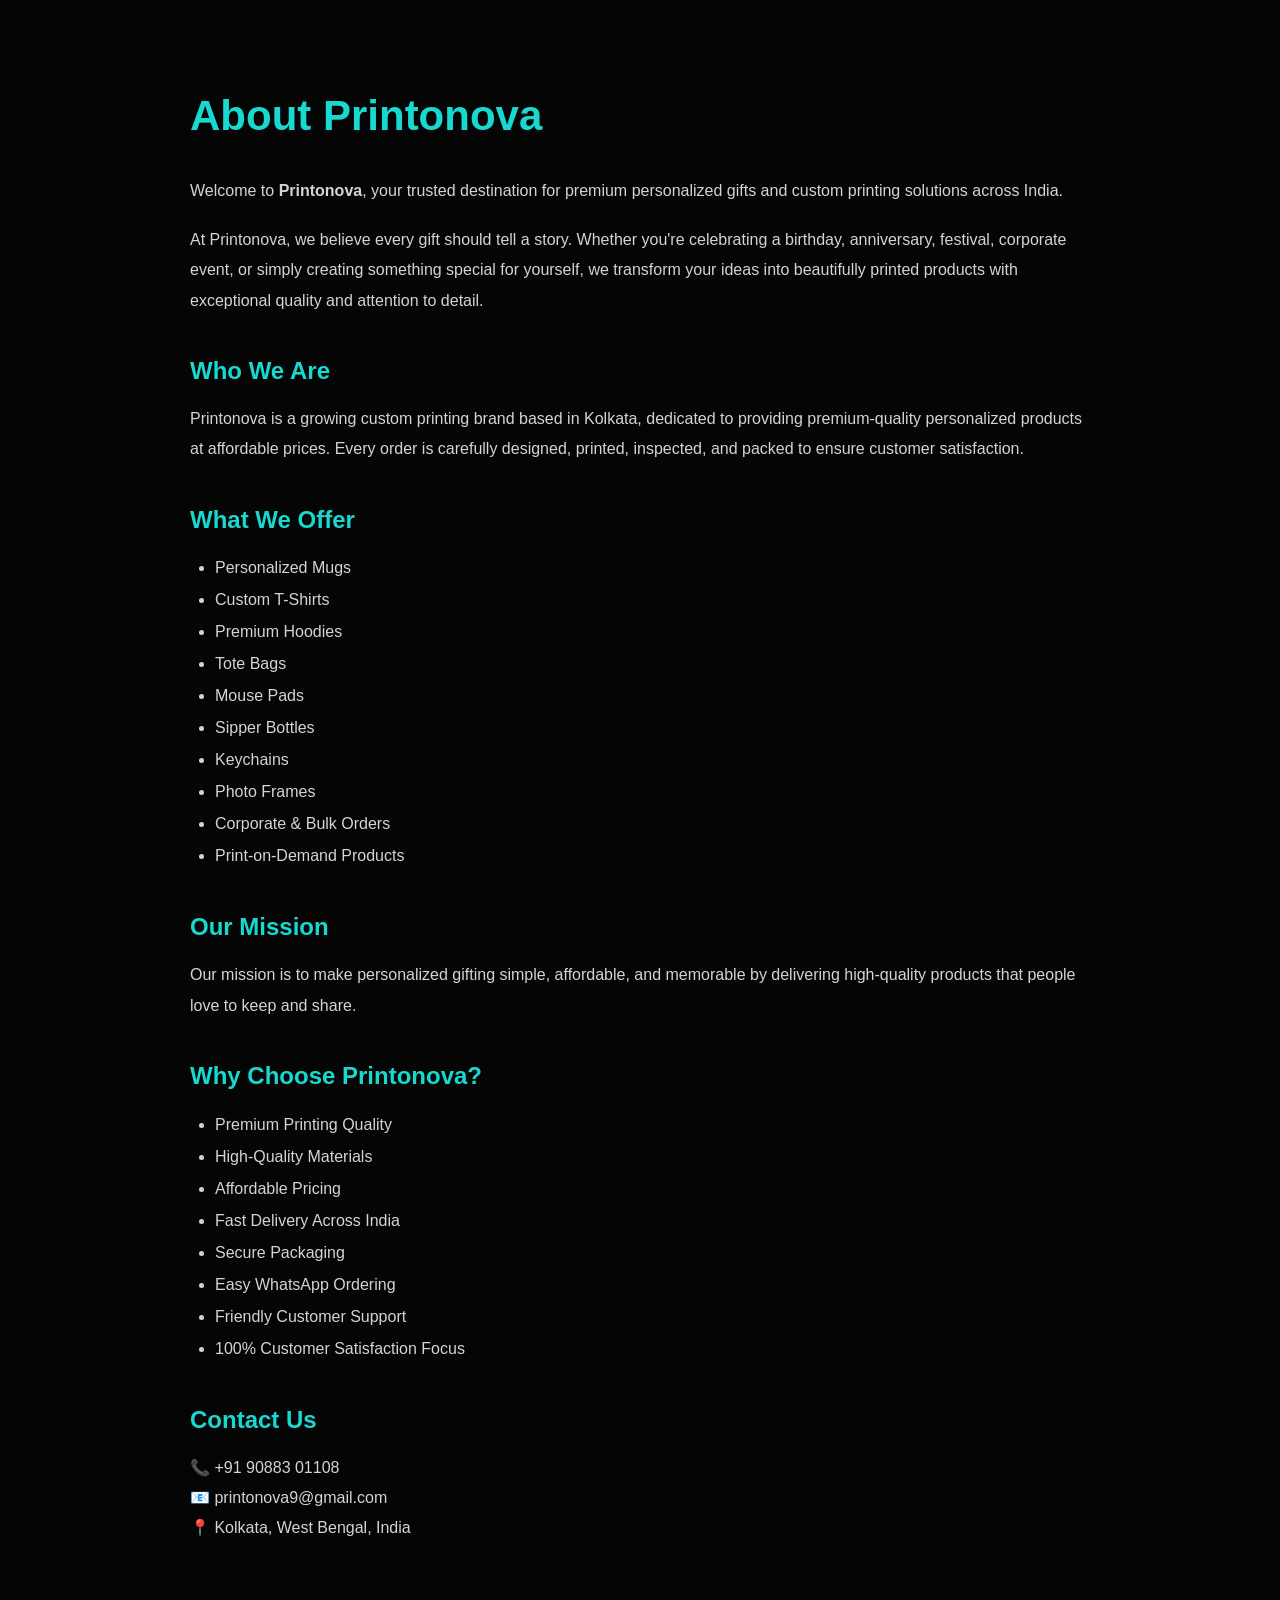
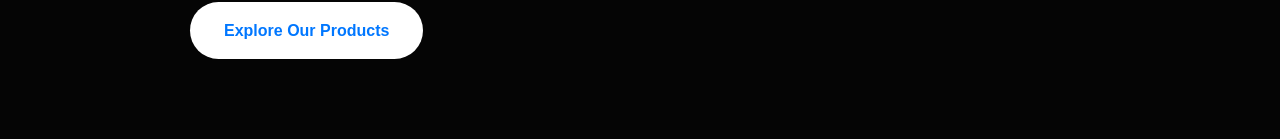
<file: about.html>
<!DOCTYPE html>
<html lang="en">

<head>

<!-- Google tag (gtag.js) -->
<script async src="https://www.googletagmanager.com/gtag/js?id=G-9R87EVXLZC"></script>
<script>
  window.dataLayer = window.dataLayer || [];
  function gtag(){dataLayer.push(arguments);}
  gtag('js', new Date());

  gtag('config', 'G-9R87EVXLZC');
</script>
  
<meta charset="UTF-8">
<meta name="viewport" content="width=device-width, initial-scale=1.0">

<title>About Us | Printonova</title>

<link rel="stylesheet" href="style.css">

</head>

<body>

<section class="policy-page">

<div class="container">

<h1>About Printonova</h1>

<p>
Welcome to <strong>Printonova</strong>, your trusted destination for premium personalized gifts and custom printing solutions across India.
</p>

<p>
At Printonova, we believe every gift should tell a story. Whether you're celebrating a birthday, anniversary, festival, corporate event, or simply creating something special for yourself, we transform your ideas into beautifully printed products with exceptional quality and attention to detail.
</p>

<h2>Who We Are</h2>

<p>
Printonova is a growing custom printing brand based in Kolkata, dedicated to providing premium-quality personalized products at affordable prices. Every order is carefully designed, printed, inspected, and packed to ensure customer satisfaction.
</p>

<h2>What We Offer</h2>

<ul>
<li>Personalized Mugs</li>
<li>Custom T-Shirts</li>
<li>Premium Hoodies</li>
<li>Tote Bags</li>
<li>Mouse Pads</li>
<li>Sipper Bottles</li>
<li>Keychains</li>
<li>Photo Frames</li>
<li>Corporate & Bulk Orders</li>
<li>Print-on-Demand Products</li>
</ul>

<h2>Our Mission</h2>

<p>
Our mission is to make personalized gifting simple, affordable, and memorable by delivering high-quality products that people love to keep and share.
</p>

<h2>Why Choose Printonova?</h2>

<ul>
<li>Premium Printing Quality</li>
<li>High-Quality Materials</li>
<li>Affordable Pricing</li>
<li>Fast Delivery Across India</li>
<li>Secure Packaging</li>
<li>Easy WhatsApp Ordering</li>
<li>Friendly Customer Support</li>
<li>100% Customer Satisfaction Focus</li>
</ul>

<h2>Contact Us</h2>

<p>
📞 +91 90883 01108<br>
📧 printonova9@gmail.com<br>
📍 Kolkata, West Bengal, India
</p>

<a href="shop.html" class="btn">Explore Our Products</a>

</div>

</section>

</body>

</html>
</file>
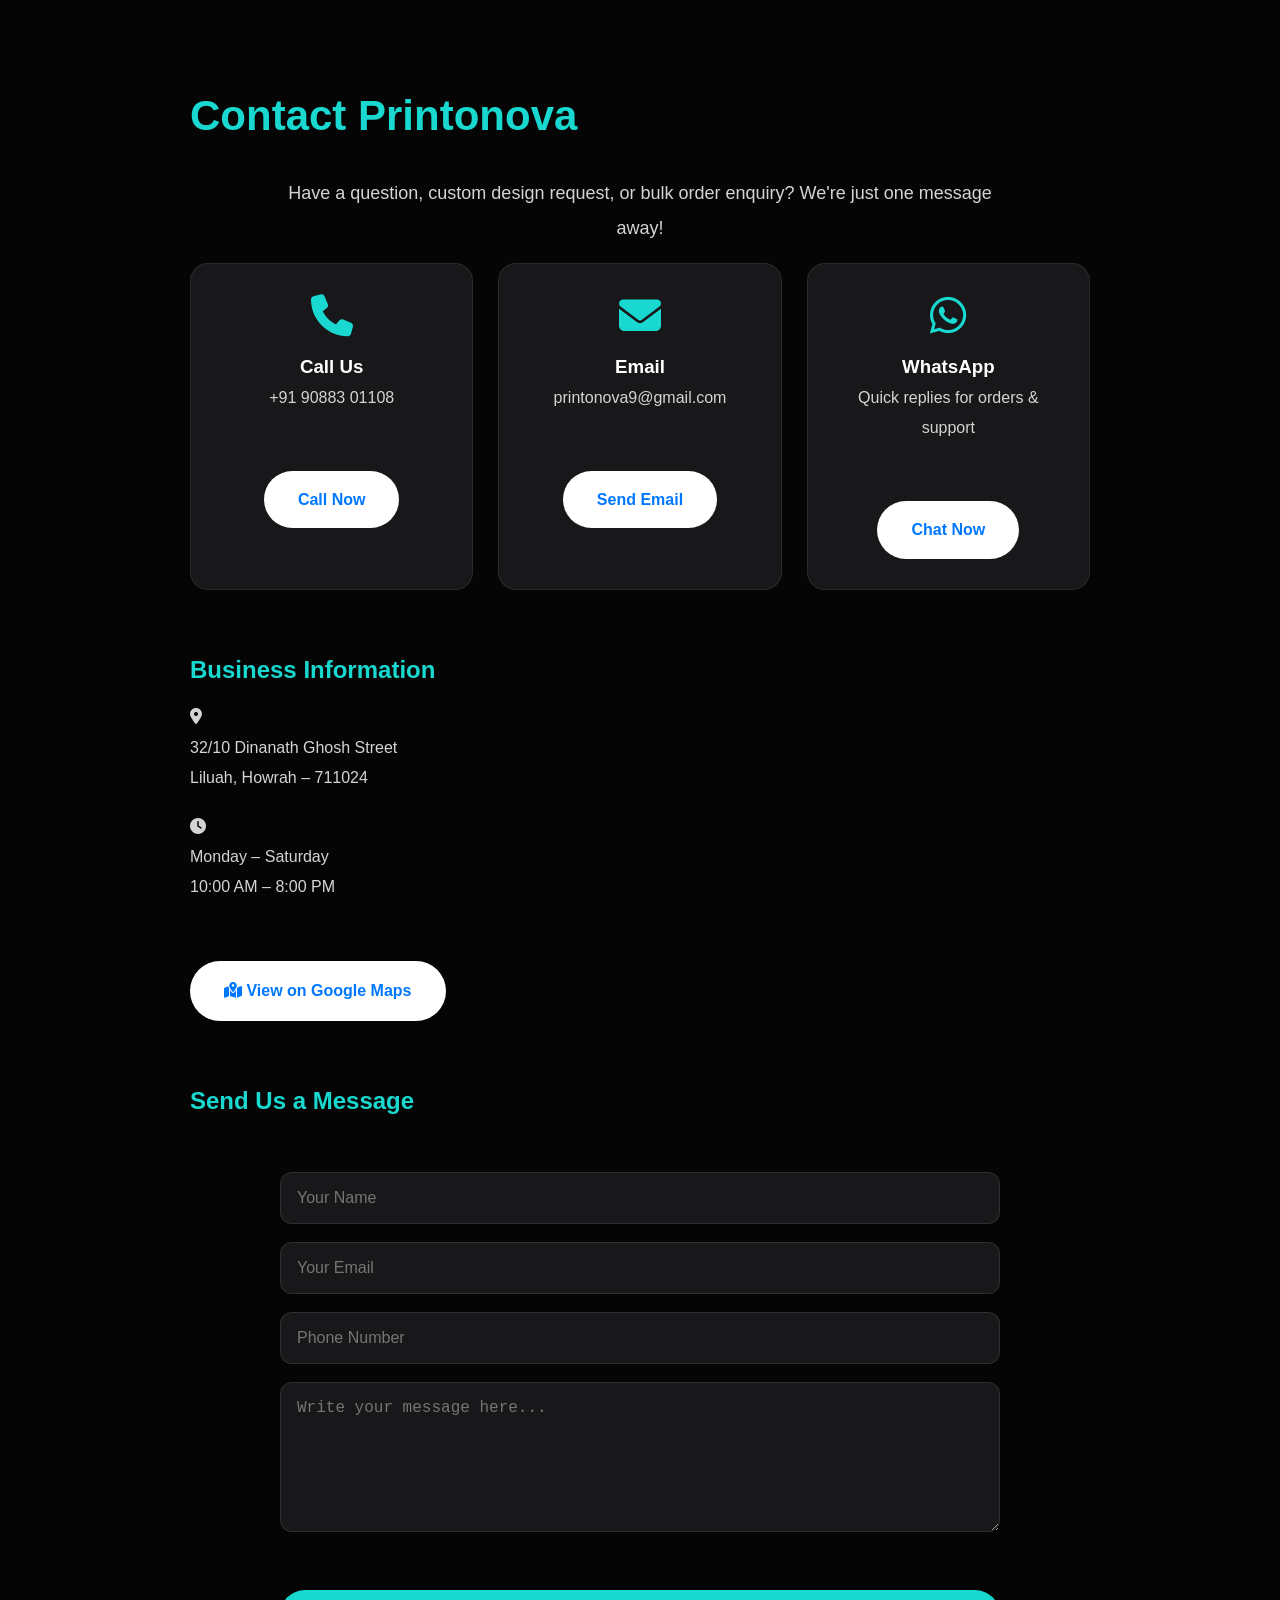
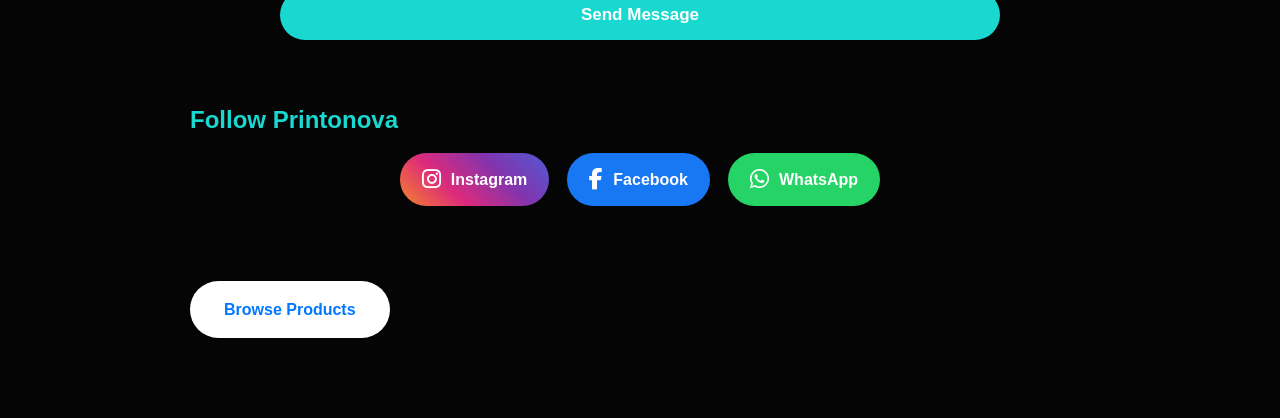
<file: contact.html>
<!DOCTYPE html>
<html lang="en">

<head>

<!-- Google tag (gtag.js) -->
<script async src="https://www.googletagmanager.com/gtag/js?id=G-9R87EVXLZC"></script>
<script>
  window.dataLayer = window.dataLayer || [];
  function gtag(){dataLayer.push(arguments);}
  gtag('js', new Date());

  gtag('config', 'G-9R87EVXLZC');
</script>
  
<meta charset="UTF-8">
<meta name="viewport" content="width=device-width, initial-scale=1.0">

<title>Contact Us | Printonova</title>

<link rel="stylesheet" href="style.css">

<link rel="stylesheet" href="https://cdnjs.cloudflare.com/ajax/libs/font-awesome/6.5.2/css/all.min.css">  

</head>

<body>

<section class="policy-page">

<div class="container">

<h1>Contact Printonova</h1>

<p class="contact-intro">
Have a question, custom design request, or bulk order enquiry?
We're just one message away!
</p>

<div class="contact-grid">

<div class="contact-card">
<i class="fas fa-phone"></i>
<h3>Call Us</h3>
<p>+91 90883 01108</p>
<a href="tel:+919088301108" class="btn">Call Now</a>
</div>

<div class="contact-card">
<i class="fas fa-envelope"></i>
<h3>Email</h3>
<p>printonova9@gmail.com</p>
<a href="mailto:printonova9@gmail.com" class="btn">Send Email</a>
</div>

<div class="contact-card">
<i class="fab fa-whatsapp"></i>
<h3>WhatsApp</h3>
<p>Quick replies for orders & support</p>
<a href="https://wa.me/message/JLKU3APUGDNEF1" class="btn" target="_blank">Chat Now</a>
</div>

</div>

<h2 style="margin-top:60px;">Business Information</h2>

<div class="contact-info">

<p>
<i class="fas fa-location-dot"></i><br>
32/10 Dinanath Ghosh Street<br>
Liluah, Howrah – 711024
</p>

<p>
<i class="fas fa-clock"></i><br>
Monday – Saturday<br>
10:00 AM – 8:00 PM
</p>

<p>
<a href="https://maps.app.goo.gl/eZ9wzFNjgTMjcJqA6?g_st=ac" class="btn" target="_blank">
<i class="fas fa-map-location-dot"></i>
View on Google Maps
</a>
</p>

</div>

<h2 style="margin-top:60px;">Send Us a Message</h2>

<div id="success-message" style="display:none;background:#16a34a;padding:15px;border-radius:12px;margin-bottom:20px;color:#fff;text-align:center;">
✅ Thank you! Your message has been sent successfully. We'll get back to you soon.
</div>
  
<form
class="contact-form"
action="https://api.web3forms.com/submit"
method="POST">

<input type="hidden" name="access_key" value="2d5bad0b-fc35-47b0-8a71-fc7cd2fc85b5">

<input type="hidden" name="subject" value="New Contact Form Submission - Printonova">

<input type="hidden" name="from_name" value="Printonova Website">

<input type="hidden" name="redirect" value="https://printonova.github.io/printonova-print-on-demand/contact.html?success=true">  

<input type="text" name="name" placeholder="Your Name" required>

<input type="email" name="email" placeholder="Your Email" required>

<input type="tel" name="phone" placeholder="Phone Number">

<textarea
name="message"
rows="6"
placeholder="Write your message here..."
required></textarea>
<button type="submit" class="btn">
Send Message
</button>

</form>

<h2 style="margin-top:60px;">Follow Printonova</h2>

<div class="social-links">

<a class="instagram" href="https://www.instagram.com/printonova?igsh=MWt0ejVyZ2t3am1kMw==" target="_blank">
<i class="fab fa-instagram"></i> Instagram
</a>

<a class="facebook" href="https://www.facebook.com/share/1FBqVWbwVQ/" target="_blank">
<i class="fab fa-facebook-f"></i> Facebook
</a>

<a class="whatsapp" href="https://wa.me/message/JLKU3APUGDNEF1" target="_blank">
<i class="fab fa-whatsapp"></i> WhatsApp
</a>

</div>

<a href="shop.html" class="btn" style="margin-top:40px;">
Browse Products
</a>
</div>

</section>

<script>
const params = new URLSearchParams(window.location.search);

if (params.get("success") === "true") {
    document.getElementById("success-message").style.display = "block";
}
</script>

</body>

</html>
</file>
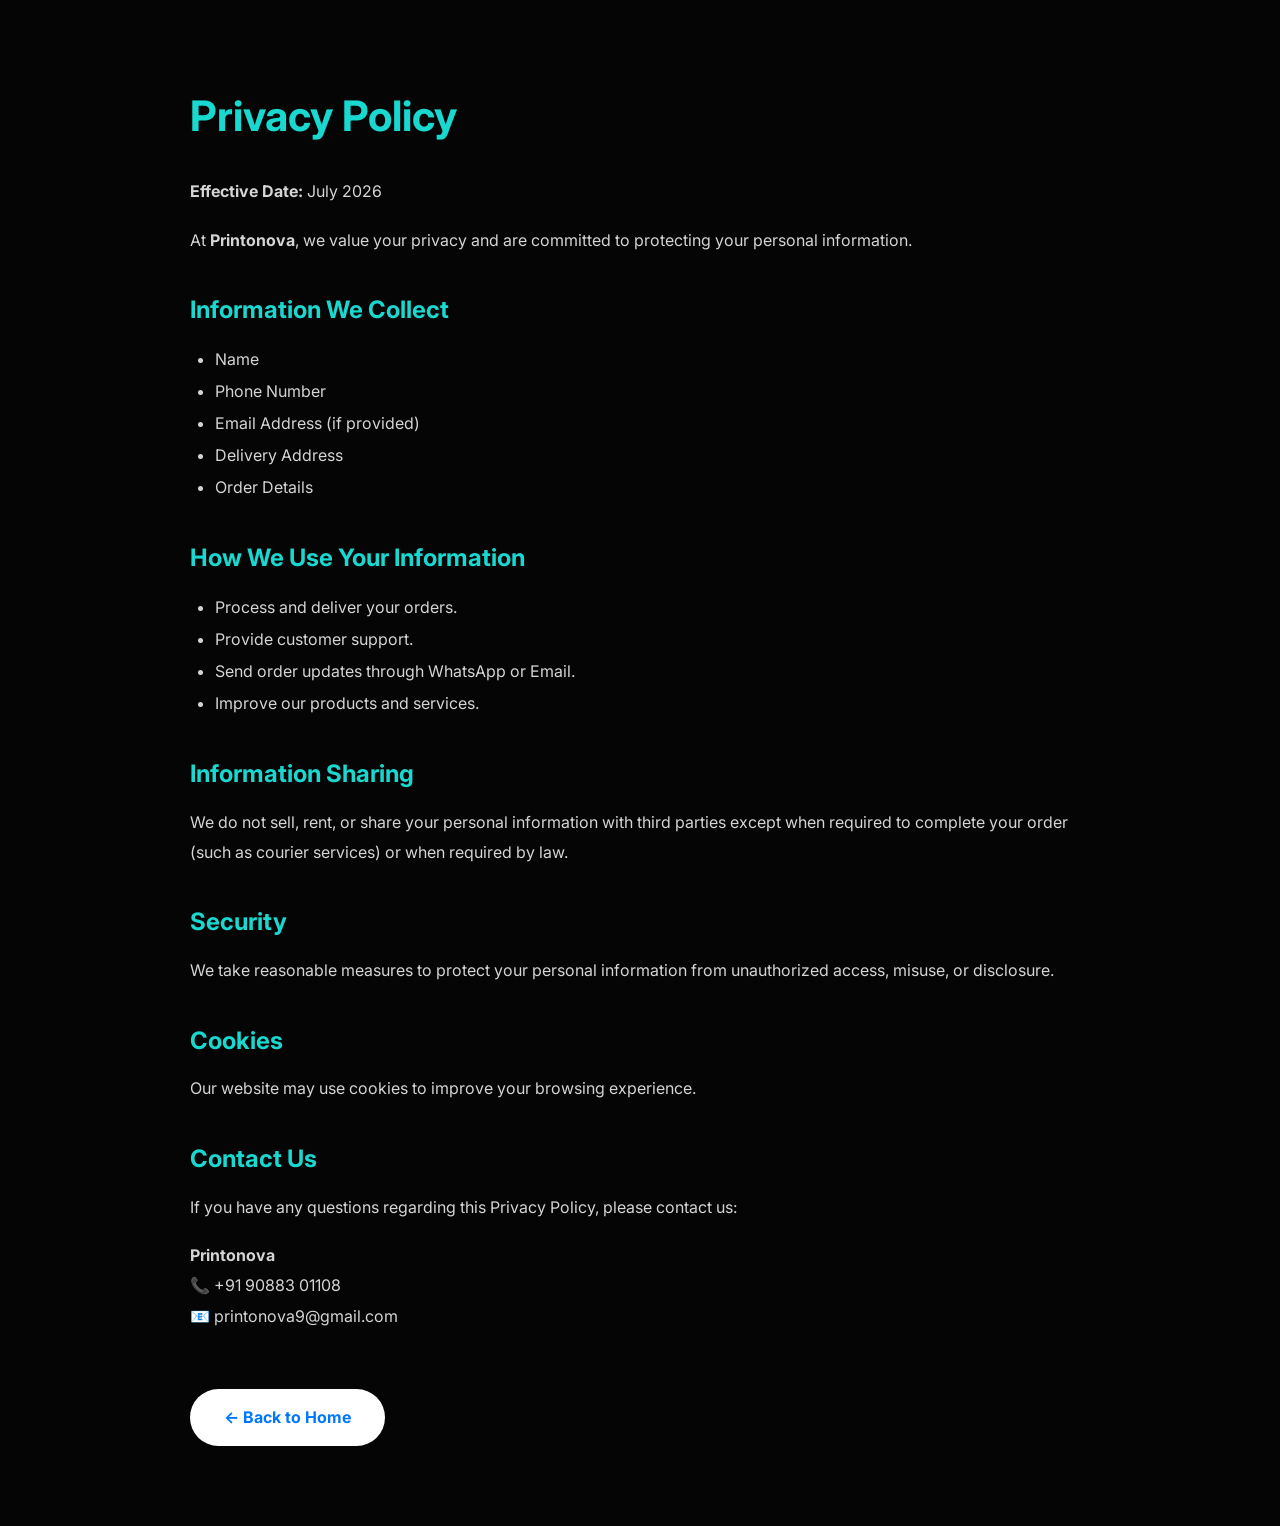
<file: privacy.html>
<!DOCTYPE html>
<html lang="en">

<head>

<!-- Google tag (gtag.js) -->
<script async src="https://www.googletagmanager.com/gtag/js?id=G-9R87EVXLZC"></script>
<script>
  window.dataLayer = window.dataLayer || [];
  function gtag(){dataLayer.push(arguments);}
  gtag('js', new Date());

  gtag('config', 'G-9R87EVXLZC');
</script>
  
<meta charset="UTF-8">
<meta name="viewport" content="width=device-width, initial-scale=1.0">

<title>Privacy Policy | Printonova</title>

<link rel="stylesheet" href="style.css">

<link rel="preconnect" href="https://fonts.googleapis.com">
<link rel="preconnect" href="https://fonts.gstatic.com" crossorigin>

<link href="https://fonts.googleapis.com/css2?family=Space+Grotesk:wght@400;500;600;700&family=Inter:wght@300;400;500;600&display=swap" rel="stylesheet">

</head>

<body>

<section class="policy-page">

<div class="container">

<h1>Privacy Policy</h1>

<p><strong>Effective Date:</strong> July 2026</p>

<p>
At <strong>Printonova</strong>, we value your privacy and are committed to protecting your personal information.
</p>

<h2>Information We Collect</h2>

<ul>
<li>Name</li>
<li>Phone Number</li>
<li>Email Address (if provided)</li>
<li>Delivery Address</li>
<li>Order Details</li>
</ul>

<h2>How We Use Your Information</h2>

<ul>
<li>Process and deliver your orders.</li>
<li>Provide customer support.</li>
<li>Send order updates through WhatsApp or Email.</li>
<li>Improve our products and services.</li>
</ul>

<h2>Information Sharing</h2>

<p>
We do not sell, rent, or share your personal information with third parties except when required to complete your order (such as courier services) or when required by law.
</p>

<h2>Security</h2>

<p>
We take reasonable measures to protect your personal information from unauthorized access, misuse, or disclosure.
</p>

<h2>Cookies</h2>

<p>
Our website may use cookies to improve your browsing experience.
</p>

<h2>Contact Us</h2>

<p>
If you have any questions regarding this Privacy Policy, please contact us:
</p>

<p>

<strong>Printonova</strong><br>

📞 +91 90883 01108<br>

📧 printonova9@gmail.com

</p>

<a href="index.html" class="btn">← Back to Home</a>

</div>

</section>

</body>

</html>
</file>
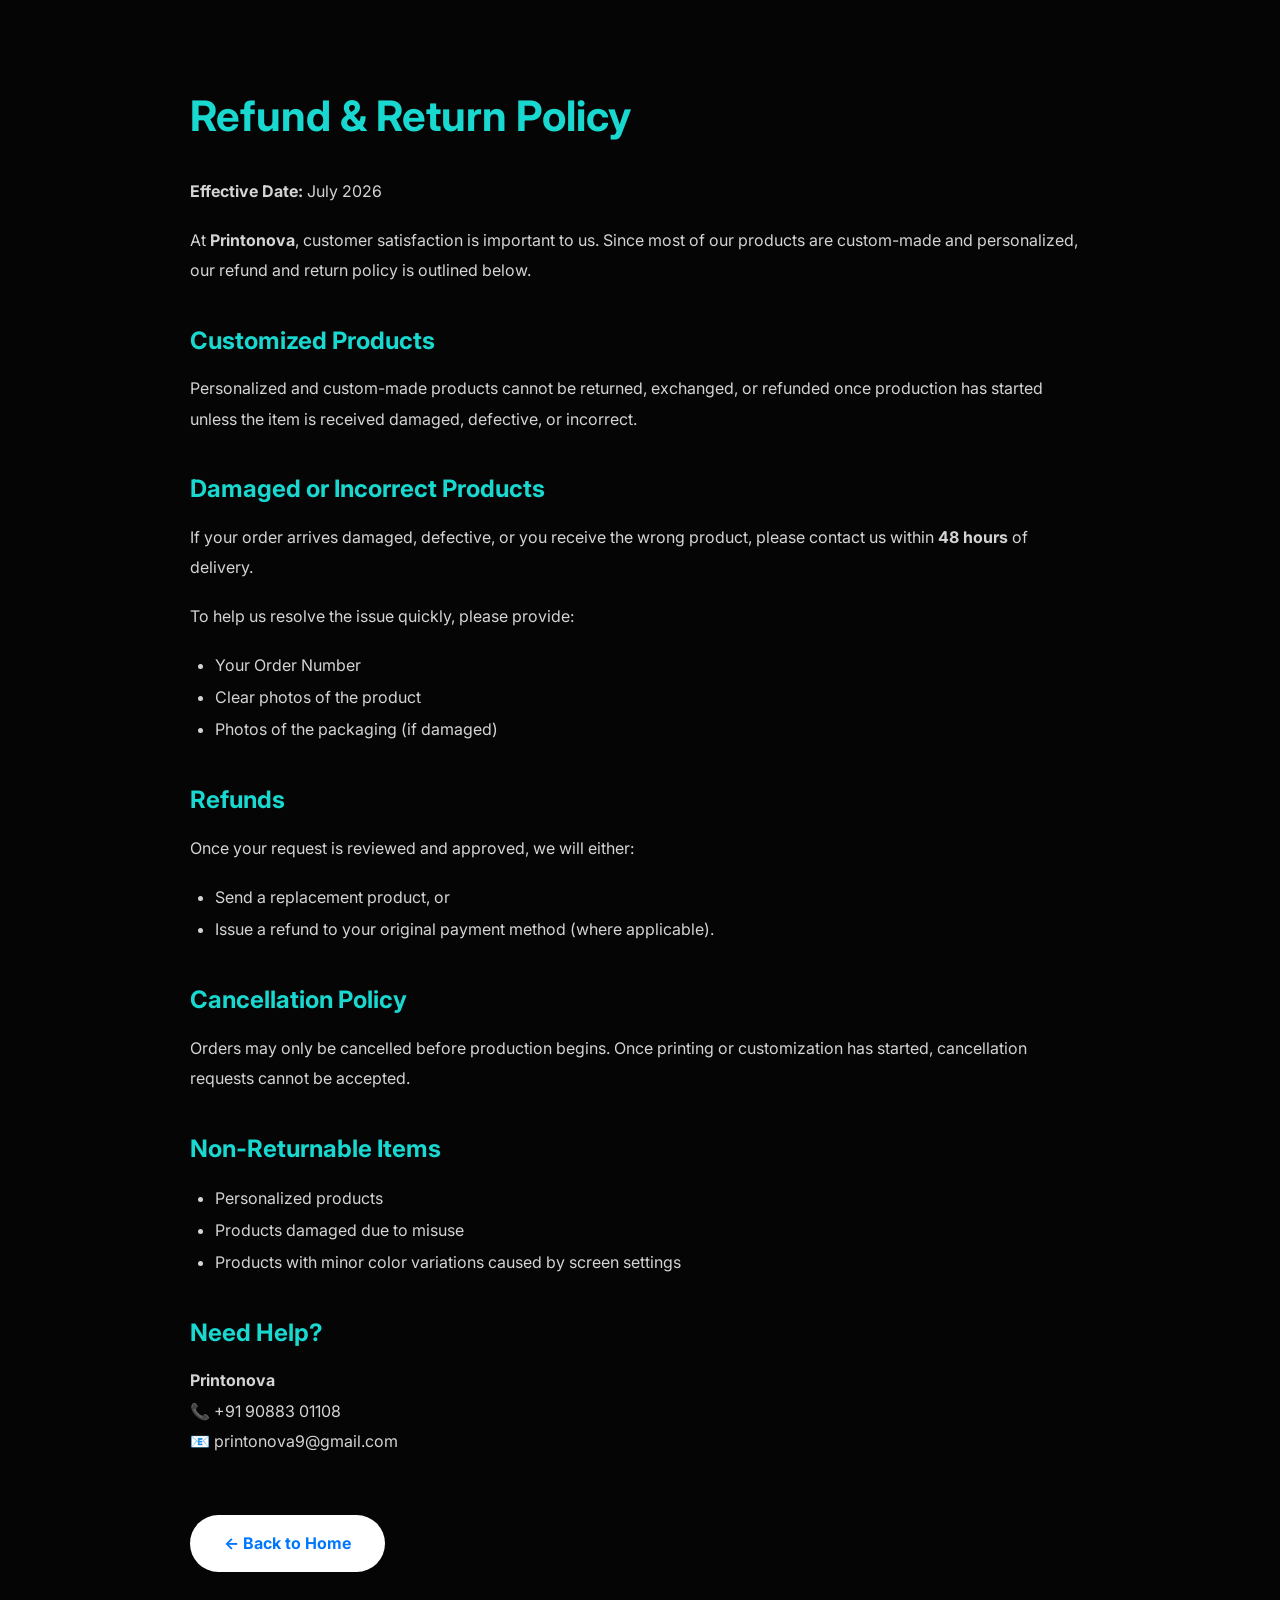
<file: refund.html>
<!DOCTYPE html>
<html lang="en">

<head>

<!-- Google tag (gtag.js) -->
<script async src="https://www.googletagmanager.com/gtag/js?id=G-9R87EVXLZC"></script>
<script>
  window.dataLayer = window.dataLayer || [];
  function gtag(){dataLayer.push(arguments);}
  gtag('js', new Date());

  gtag('config', 'G-9R87EVXLZC');
</script>
  
<meta charset="UTF-8">
<meta name="viewport" content="width=device-width, initial-scale=1.0">

<title>Refund & Return Policy | Printonova</title>

<link rel="stylesheet" href="style.css">

<link rel="preconnect" href="https://fonts.googleapis.com">
<link rel="preconnect" href="https://fonts.gstatic.com" crossorigin>

<link href="https://fonts.googleapis.com/css2?family=Space+Grotesk:wght@400;500;600;700&family=Inter:wght@300;400;500;600&display=swap" rel="stylesheet">

</head>

<body>

<section class="policy-page">

<div class="container">

<h1>Refund & Return Policy</h1>

<p><strong>Effective Date:</strong> July 2026</p>

<p>
At <strong>Printonova</strong>, customer satisfaction is important to us. Since most of our products are custom-made and personalized, our refund and return policy is outlined below.
</p>

<h2>Customized Products</h2>

<p>
Personalized and custom-made products cannot be returned, exchanged, or refunded once production has started unless the item is received damaged, defective, or incorrect.
</p>

<h2>Damaged or Incorrect Products</h2>

<p>
If your order arrives damaged, defective, or you receive the wrong product, please contact us within <strong>48 hours</strong> of delivery.
</p>

<p>
To help us resolve the issue quickly, please provide:
</p>

<ul>
<li>Your Order Number</li>
<li>Clear photos of the product</li>
<li>Photos of the packaging (if damaged)</li>
</ul>

<h2>Refunds</h2>

<p>
Once your request is reviewed and approved, we will either:
</p>

<ul>
<li>Send a replacement product, or</li>
<li>Issue a refund to your original payment method (where applicable).</li>
</ul>

<h2>Cancellation Policy</h2>

<p>
Orders may only be cancelled before production begins. Once printing or customization has started, cancellation requests cannot be accepted.
</p>

<h2>Non-Returnable Items</h2>

<ul>
<li>Personalized products</li>
<li>Products damaged due to misuse</li>
<li>Products with minor color variations caused by screen settings</li>
</ul>

<h2>Need Help?</h2>

<p>

<strong>Printonova</strong><br>

📞 +91 90883 01108<br>

📧 printonova9@gmail.com

</p>

<a href="index.html" class="btn">← Back to Home</a>

</div>

</section>

</body>

</html>
</file>
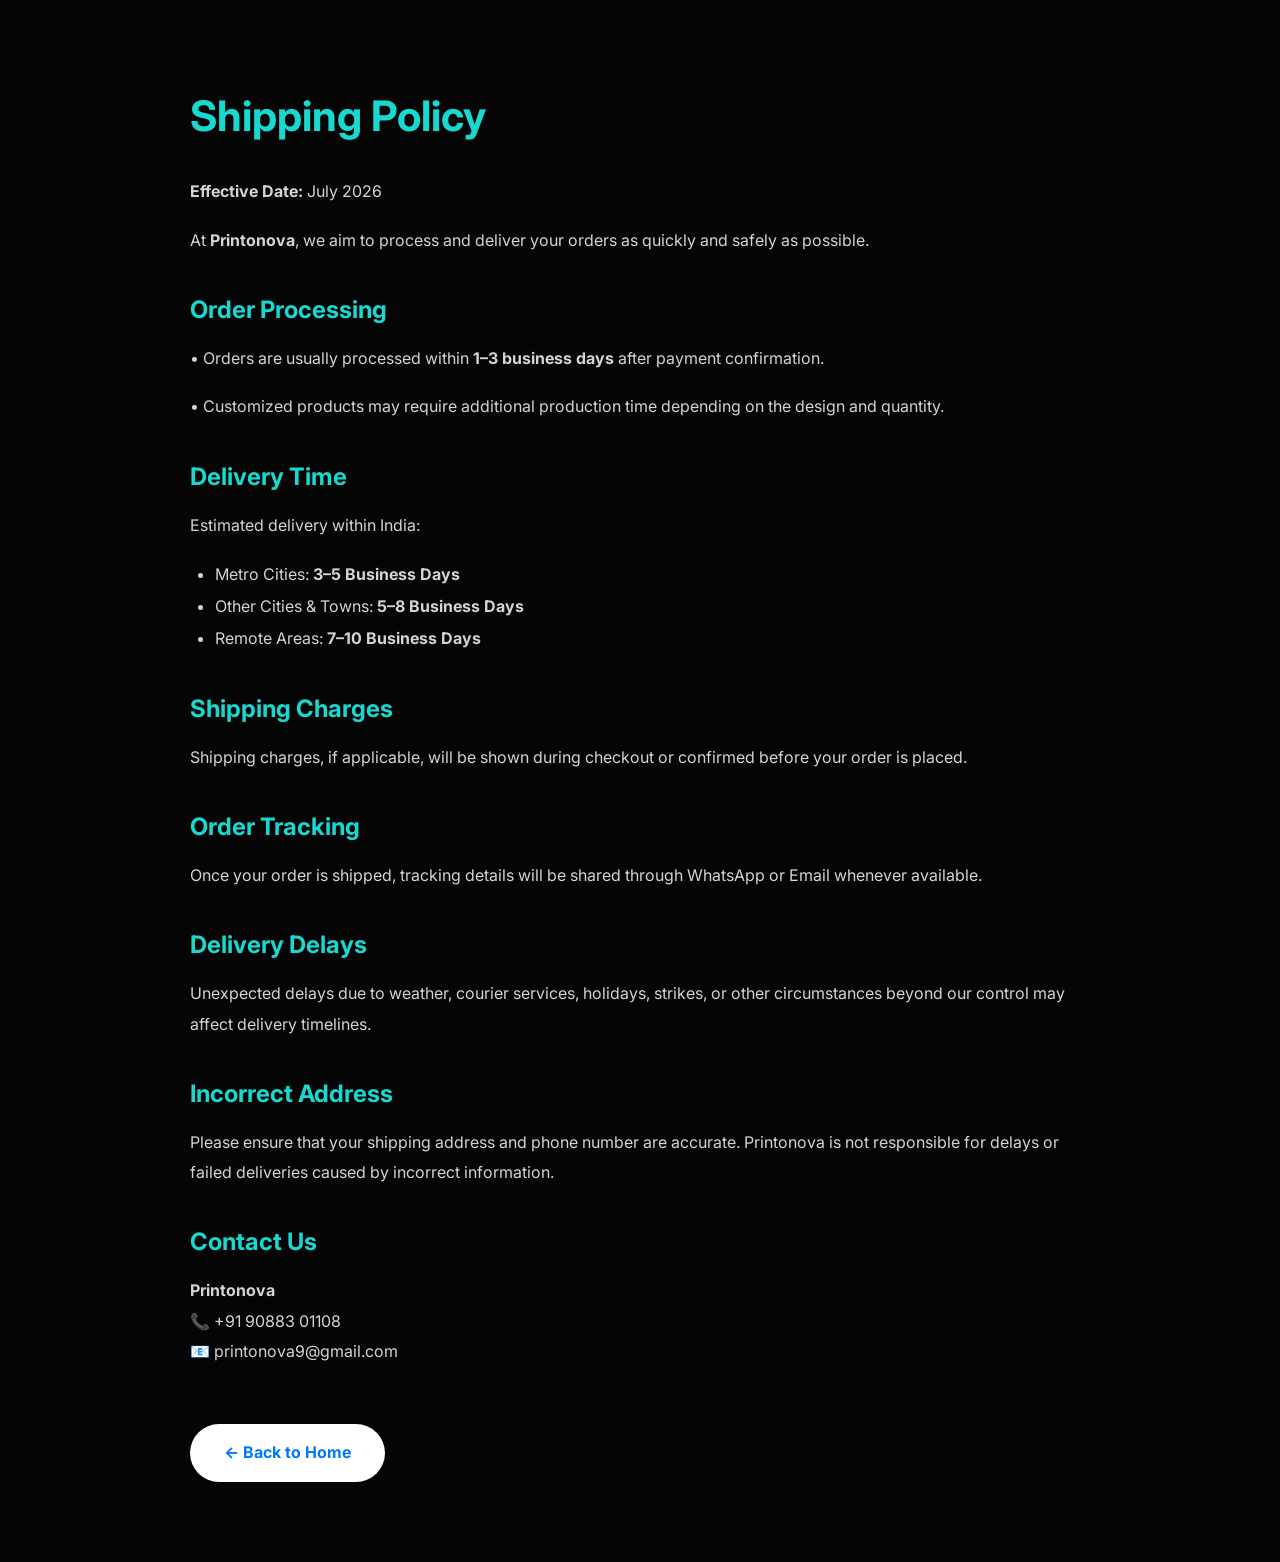
<file: shipping.html>
<!DOCTYPE html>
<html lang="en">

<head>

<!-- Google tag (gtag.js) -->
<script async src="https://www.googletagmanager.com/gtag/js?id=G-9R87EVXLZC"></script>
<script>
  window.dataLayer = window.dataLayer || [];
  function gtag(){dataLayer.push(arguments);}
  gtag('js', new Date());

  gtag('config', 'G-9R87EVXLZC');
</script>
  
<meta charset="UTF-8">
<meta name="viewport" content="width=device-width, initial-scale=1.0">

<title>Shipping Policy | Printonova</title>

<link rel="stylesheet" href="style.css">

<link rel="preconnect" href="https://fonts.googleapis.com">
<link rel="preconnect" href="https://fonts.gstatic.com" crossorigin>

<link href="https://fonts.googleapis.com/css2?family=Space+Grotesk:wght@400;500;600;700&family=Inter:wght@300;400;500;600&display=swap" rel="stylesheet">

</head>

<body>

<section class="policy-page">

<div class="container">

<h1>Shipping Policy</h1>

<p><strong>Effective Date:</strong> July 2026</p>

<p>
At <strong>Printonova</strong>, we aim to process and deliver your orders as quickly and safely as possible.
</p>

<h2>Order Processing</h2>

<p>
• Orders are usually processed within <strong>1–3 business days</strong> after payment confirmation.
</p>

<p>
• Customized products may require additional production time depending on the design and quantity.
</p>

<h2>Delivery Time</h2>

<p>
Estimated delivery within India:
</p>

<ul>
<li>Metro Cities: <strong>3–5 Business Days</strong></li>
<li>Other Cities & Towns: <strong>5–8 Business Days</strong></li>
<li>Remote Areas: <strong>7–10 Business Days</strong></li>
</ul>

<h2>Shipping Charges</h2>

<p>
Shipping charges, if applicable, will be shown during checkout or confirmed before your order is placed.
</p>

<h2>Order Tracking</h2>

<p>
Once your order is shipped, tracking details will be shared through WhatsApp or Email whenever available.
</p>

<h2>Delivery Delays</h2>

<p>
Unexpected delays due to weather, courier services, holidays, strikes, or other circumstances beyond our control may affect delivery timelines.
</p>

<h2>Incorrect Address</h2>

<p>
Please ensure that your shipping address and phone number are accurate. Printonova is not responsible for delays or failed deliveries caused by incorrect information.
</p>

<h2>Contact Us</h2>

<p>

<strong>Printonova</strong><br>

📞 +91 90883 01108<br>

📧 printonova9@gmail.com

</p>

<a href="index.html" class="btn">← Back to Home</a>

</div>

</section>

</body>

</html>
</file>
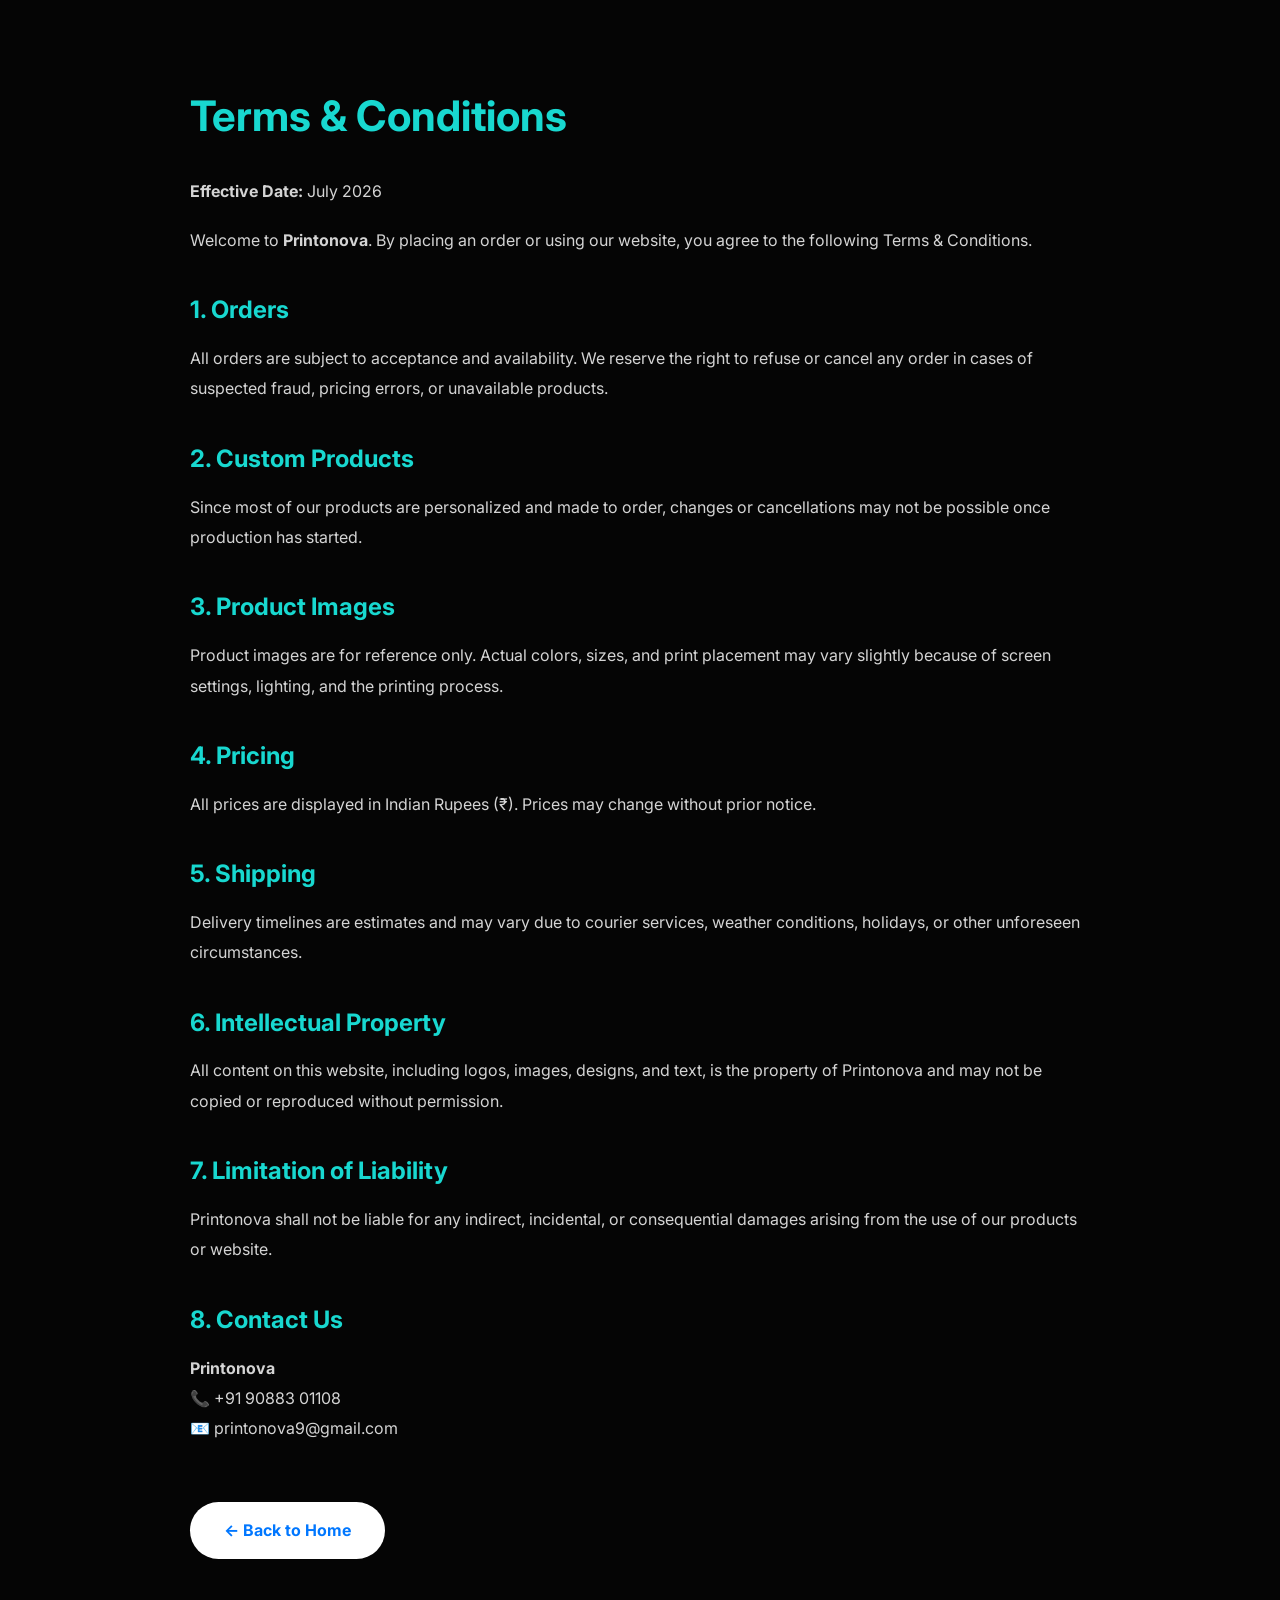
<file: terms.html>
<!DOCTYPE html>
<html lang="en">

<head>

<!-- Google tag (gtag.js) -->
<script async src="https://www.googletagmanager.com/gtag/js?id=G-9R87EVXLZC"></script>
<script>
  window.dataLayer = window.dataLayer || [];
  function gtag(){dataLayer.push(arguments);}
  gtag('js', new Date());

  gtag('config', 'G-9R87EVXLZC');
</script>
  
<meta charset="UTF-8">
<meta name="viewport" content="width=device-width, initial-scale=1.0">

<title>Terms & Conditions | Printonova</title>

<link rel="stylesheet" href="style.css">

<link rel="preconnect" href="https://fonts.googleapis.com">
<link rel="preconnect" href="https://fonts.gstatic.com" crossorigin>

<link href="https://fonts.googleapis.com/css2?family=Space+Grotesk:wght@400;500;600;700&family=Inter:wght@300;400;500;600&display=swap" rel="stylesheet">

</head>

<body>

<section class="policy-page">

<div class="container">

<h1>Terms & Conditions</h1>

<p><strong>Effective Date:</strong> July 2026</p>

<p>
Welcome to <strong>Printonova</strong>. By placing an order or using our website, you agree to the following Terms & Conditions.
</p>

<h2>1. Orders</h2>

<p>
All orders are subject to acceptance and availability. We reserve the right to refuse or cancel any order in cases of suspected fraud, pricing errors, or unavailable products.
</p>

<h2>2. Custom Products</h2>

<p>
Since most of our products are personalized and made to order, changes or cancellations may not be possible once production has started.
</p>

<h2>3. Product Images</h2>

<p>
Product images are for reference only. Actual colors, sizes, and print placement may vary slightly because of screen settings, lighting, and the printing process.
</p>

<h2>4. Pricing</h2>

<p>
All prices are displayed in Indian Rupees (₹). Prices may change without prior notice.
</p>

<h2>5. Shipping</h2>

<p>
Delivery timelines are estimates and may vary due to courier services, weather conditions, holidays, or other unforeseen circumstances.
</p>

<h2>6. Intellectual Property</h2>

<p>
All content on this website, including logos, images, designs, and text, is the property of Printonova and may not be copied or reproduced without permission.
</p>

<h2>7. Limitation of Liability</h2>

<p>
Printonova shall not be liable for any indirect, incidental, or consequential damages arising from the use of our products or website.
</p>

<h2>8. Contact Us</h2>

<p>

<strong>Printonova</strong><br>

📞 +91 90883 01108<br>

📧 printonova9@gmail.com

</p>

<a href="index.html" class="btn">← Back to Home</a>

</div>

</section>

</body>

</html>
</file>
<file: style.css>
/* =====================================================
   PRINTONOVA - PROFESSIONAL STYLESHEET
   PART 1
   Reset • Global • Header • Hero
=====================================================*/

/* RESET */

*{
    margin:0;
    padding:0;
    box-sizing:border-box;
}

html{
    scroll-behavior:smooth;
}

body{
    font-family:'Inter',sans-serif;
    background:#050505;
    color:#F8FAFC;
    line-height:1.7;
}

img{
    display:block;
    max-width:100%;
}

a{
    text-decoration:none;
}

.container{
    width:90%;
    max-width:1200px;
    margin:auto;
}

/* =====================================================
   HEADER
=====================================================*/

header{
    width:100%;
    position:relative;
    z-index:1000;
    padding:12px 0;
}

.nav{

    display:flex;

    justify-content:space-between;

    align-items:center;

    gap:15px;

    padding:12px 20px;

    border-radius:18px;

    background:rgba(0,0,0,.35);

    backdrop-filter:blur(10px);

}

/* BRAND */

.brand{
    display:flex;
    align-items:center;
    gap:12px;
}

.brand img{
    width:46px;
    height:46px;
    border-radius:50%;
    border:2px solid rgba(255,255,255,.25);
}

.brand span{
    font-size:22px;
    font-weight:700;

    background:linear-gradient(90deg,#4DDFF8,#22C98D);

    -webkit-background-clip:text;
    -webkit-text-fill-color:transparent;
}

/* NAVIGATION */

nav{

    display:flex;

    align-items:center;

    gap:20px;

    flex-wrap:wrap;

}

nav a{

    color:#ffffff;

    font-weight:600;

    transition:.3s;

}

nav a:hover{

    color:#18d8d0;

}

/* WHATSAPP BUTTON */

.whatsapp-btn{

    display:inline-block;

    background:#25D366;

    color:#fff;

    padding:10px 18px;

    border-radius:30px;

    font-weight:600;

    transition:.3s;

}

.whatsapp-btn:hover{

    background:#1da851;

    transform:translateY(-2px);

}

/* =====================================================
   COMMON BUTTON
=====================================================*/

.btn{

    display:inline-block;

    margin-top:30px;

    padding:15px 34px;

    border-radius:40px;

    background:#ffffff;

    color:#0077ff;

    font-weight:bold;

    transition:.3s;

}

.btn:hover{

    transform:translateY(-3px);

}

/* =====================================================
   SECTION
=====================================================*/

section{

    padding:80px 0;

}

.section-title{

    text-align:center;

    margin-bottom:50px;

}

.section-title h2{

    font-size:40px;

    margin-bottom:10px;

}

.section-title p{

    color:#bdbdbd;

}

/* =====================================================
   HERO
=====================================================*/

.hero{
    width:100%;
    aspect-ratio:16/9;
    height:auto;

    background:url("images/hero-desktop.jpg") center center no-repeat;
    background-size:contain;
    background-color:#050505;

    padding:0;
    margin:0;
}

/* =====================================================
   MOBILE HERO
=====================================================*/

@media(max-width:768px){

.hero{
    aspect-ratio:9/16;
    height:auto;

    background:url("images/hero-mobile.jpg") top center no-repeat;
    background-size:contain;
    background-color:#050505;

    padding:0;
    margin:0;
}

}

.hero + .features{
    padding-top:40px;
}
/* =====================================================
   MOBILE HEADER
=====================================================*/

@media(max-width:768px){

.nav{

    flex-direction:column;

    gap:18px;

}

nav{

    justify-content:center;

}

.brand span{

    font-size:24px;

}

nav a{

    font-size:18px;

}

.whatsapp-btn{

    display:inline-block;

}

}

/* =====================================================
   PART 2
   FEATURES • SHOP • PRODUCTS • SEARCH • FILTERS
=====================================================*/

/* ==========================
   FEATURES
========================== */

.features{
    background:#0b0b0b;
}

.feature-grid{
    display:grid;
    grid-template-columns:repeat(auto-fit,minmax(220px,1fr));
    gap:25px;
}

.feature{
    background:#18181B;
    padding:30px 25px;
    border-radius:18px;
    text-align:center;
    border:1px solid rgba(255,255,255,.08);
    transition:.35s;
}

.feature:hover{
    transform:translateY(-8px);
    box-shadow:0 15px 35px rgba(24,216,208,.15);
}

.feature h3{
    color:#18d8d0;
    margin-bottom:15px;
    font-size:22px;
}

.feature p{
    color:#cbd5e1;
}

/* ==========================
   SHOP HEADER
========================== */

.shop-header{
    background:#050505;
    text-align:center;
    padding:70px 20px 35px;
}

.shop-header h1{
    font-size:42px;
    color:#fff;
    margin-bottom:15px;
}

.shop-header p{
    color:#bdbdbd;
    max-width:700px;
    margin:auto;
    font-size:18px;
}

/* ==========================
   SEARCH
========================== */

.search-box{
    text-align:center;
    margin-bottom:40px;
}

.search-box input{

    width:100%;
    max-width:520px;

    padding:15px 20px;

    border-radius:35px;

    border:2px solid #303030;

    background:#18181B;

    color:#fff;

    font-size:16px;

    outline:none;

    transition:.3s;

}

.search-box input:focus{

    border-color:#18d8d0;

}

/* ==========================
   FILTER BUTTONS
========================== */

.filter-buttons{

    display:flex;

    justify-content:center;

    flex-wrap:wrap;

    gap:12px;

    margin-bottom:35px;

}

.filter-btn{

    padding:11px 22px;

    border:none;

    border-radius:30px;

    background:#202020;

    color:#fff;

    cursor:pointer;

    font-weight:600;

    transition:.3s;

}

.filter-btn:hover,
.filter-btn.active{

    background:#18d8d0;

    color:#050505;

}

/* ==========================
   PRODUCT GRID
========================== */

.product-grid{

    display:grid;

    grid-template-columns:repeat(auto-fit,minmax(260px,1fr));

    gap:30px;

}

/* ==========================
   PRODUCT CARD
========================== */

.product-card{

    position:relative;

    overflow:hidden;

    background:#18181B;

    border-radius:20px;

    border:1px solid rgba(255,255,255,.08);

    transition:.35s;

    box-shadow:0 10px 30px rgba(0,0,0,.35);

}

.product-card:hover{

    transform:translateY(-10px);

    box-shadow:0 18px 40px rgba(24,216,208,.18);

}

.product-card img{

    width:100%;

    height:240px;

    object-fit:cover;

    transition:.35s;

}

.product-card:hover img{

    transform:scale(1.05);

}

.product-card h3{

    padding:22px 20px 10px;

    color:#fff;

    font-size:24px;

}

.product-card p{

    padding:0 20px 22px;

    color:#CBD5E1;

}

/* ==========================
   PRODUCT BADGES
========================== */

.product-badge{

    position:absolute;

    top:15px;

    left:15px;

    padding:6px 12px;

    border-radius:30px;

    font-size:12px;

    font-weight:600;

    color:#fff;

    z-index:10;

}

.best-seller{
    background:#f59e0b;
}

.premium{
    background:#2563eb;
}

.new{
    background:#ef4444;
}

.recommended{
    background:#16a34a;
}

/* ==========================
   PRODUCT BUTTONS
========================== */

.order-btn,
.details-btn{

    display:inline-block;

    margin:0 0 20px 20px;

    padding:12px 22px;

    border-radius:30px;

    font-weight:600;

    transition:.3s;

}

.order-btn{

    background:#0077ff;

    color:#fff;

}

.order-btn:hover{

    background:#005fd1;

}

.details-btn{

    background:#374151;

    color:#fff;

}

.details-btn:hover{

    background:#4b5563;

}

/* =====================================================
   PART 3
   PRODUCT SLIDER • POPUPS • TESTIMONIALS • REVIEWS
=====================================================*/

/* ==========================
   PRODUCT IMAGE SLIDER
========================== */

.slider{
    position:relative;
    width:100%;
    height:260px;
    overflow:hidden;
    border-radius:18px 18px 0 0;
}

.slide{
    position:absolute;
    inset:0;
    width:100%;
    height:100%;
    object-fit:cover;
    opacity:0;
    transition:opacity .6s ease;
}

.slide.active{
    opacity:1;
}

.slider-dots{
    position:absolute;
    bottom:12px;
    left:50%;
    transform:translateX(-50%);
    display:flex;
    gap:8px;
    z-index:5;
}

.dot{
    width:10px;
    height:10px;
    border-radius:50%;
    background:rgba(255,255,255,.5);
    transition:.3s;
}

.dot.active{
    background:#18d8d0;
    transform:scale(1.2);
}

.prev,
.next{
    position:absolute;
    top:50%;
    transform:translateY(-50%);
    width:40px;
    height:40px;
    border:none;
    border-radius:50%;
    cursor:pointer;
    color:#fff;
    background:rgba(0,0,0,.55);
    transition:.3s;
    z-index:6;
}

.prev{
    left:10px;
}

.next{
    right:10px;
}

.prev:hover,
.next:hover{
    background:#18d8d0;
}

/* ==========================
   IMAGE POPUP
========================== */

.image-modal{
    display:none;
    position:fixed;
    inset:0;
    background:rgba(0,0,0,.9);
    justify-content:center;
    align-items:center;
    z-index:9999;
}

.modal-image{
    max-width:90%;
    max-height:90%;
    border-radius:15px;
}

.close-modal{
    position:absolute;
    top:20px;
    right:30px;
    color:#fff;
    font-size:40px;
    cursor:pointer;
}

/* ==========================
   PRODUCT DETAILS POPUP
========================== */

.product-modal{
    display:none;
    position:fixed;
    inset:0;
    background:rgba(0,0,0,.75);
    justify-content:center;
    align-items:center;
    z-index:9999;
    padding:20px;
}

.product-modal-content{

    width:95%;
    max-width:430px;

    background:#18181B;

    color:#fff;

    border-radius:18px;

    padding:22px;

    text-align:center;

    animation:popup .3s ease;

    position:relative;

}

.product-modal-content img{
    width:100%;
    border-radius:15px;
    margin-bottom:18px;
}

.close-product{
    position:absolute;
    right:18px;
    top:10px;
    font-size:32px;
    cursor:pointer;
}

@keyframes popup{

from{
    transform:scale(.85);
    opacity:0;
}

to{
    transform:scale(1);
    opacity:1;
}

}

/* ==========================
   TESTIMONIALS
========================== */

.testimonial-grid{

    display:grid;

    grid-template-columns:repeat(auto-fit,minmax(280px,1fr));

    gap:25px;

}

.testimonial-card{

    background:#18181B;

    padding:30px;

    border-radius:18px;

    border:1px solid rgba(255,255,255,.08);

    transition:.35s;

}

.testimonial-card:hover{

    transform:translateY(-8px);

    box-shadow:0 18px 35px rgba(24,216,208,.15);

}

.stars{

    color:#FFC107;

    font-size:22px;

    margin-bottom:15px;

}

.testimonial-card h4{

    margin-top:18px;

    color:#18d8d0;

}

.testimonial-card span{

    color:#999;

    font-size:14px;

}

/* ==========================
   GOOGLE REVIEW BOX
========================== */

.google-review-box{

    margin:60px auto 0;

    max-width:760px;

    background:#fff;

    color:#202124;

    padding:35px;

    border-radius:20px;

    text-align:center;

    box-shadow:0 15px 40px rgba(0,0,0,.15);

}

.google-title{

    display:flex;

    flex-direction:column;

    align-items:center;

    gap:15px;

    margin-bottom:20px;

}

.google-title img{

    width:55px;

    height:55px;

}

.google-title h3{

    font-size:30px;

}

.google-review-box p{

    color:#555;

    line-height:1.8;

    margin-bottom:25px;

}

.review-buttons{

    display:flex;

    justify-content:center;

    flex-wrap:wrap;

    gap:15px;

}

.review-buttons a{

    width:280px;

    text-align:center;

}

/* =====================================================
   PART 4A
   FOOTER + FLOATING WHATSAPP
=====================================================*/

/* ==========================
   PREMIUM FOOTER
========================== */

.footer{

    background:#0b0b0b;

    border-top:1px solid rgba(255,255,255,.08);

    padding:55px 20px 35px;

    text-align:center;

}

.footer-brand-logo{

    width:85px;

    height:85px;

    margin:0 auto 18px;

    border-radius:50%;

    border:3px solid rgba(24,216,208,.35);

    object-fit:cover;

}

.footer-logo{

    font-size:36px;

    color:#18d8d0;

    margin-bottom:8px;

}

.footer-tagline{

    color:#bdbdbd;

    margin-bottom:30px;

}

.footer-heading{

    color:#fff;

    margin-bottom:25px;

    font-size:24px;

}

/* Social Buttons */

.social-links{

    display:flex;

    justify-content:center;

    flex-wrap:wrap;

    gap:18px;

    margin-bottom:35px;

}

.social-links a{

    display:flex;

    align-items:center;

    justify-content:center;

    gap:10px;

    padding:13px 22px;

    border-radius:40px;

    color:#fff;

    font-weight:600;

    transition:.35s;

}

.social-links a:hover{

    transform:translateY(-5px);

    box-shadow:0 12px 30px rgba(0,0,0,.35);

}

.social-links i{

    font-size:22px;

}

/* Brand Colors */

.instagram{

    background:linear-gradient(45deg,#F58529,#DD2A7B,#8134AF,#515BD4);

}

.facebook{

    background:#1877F2;

}

.whatsapp{

    background:#25D366;

}

/* Divider */

.footer hr{

    border:none;

    height:1px;

    background:#222;

    margin:35px auto;

    max-width:700px;

}

/* Footer Links */

.footer-links{

    display:flex;

    justify-content:center;

    flex-wrap:wrap;

    gap:22px;

    margin-bottom:20px;

}

.footer-links a{

    color:#ddd;

    transition:.3s;

}

.footer-links a:hover{

    color:#18d8d0;

}

/* Policy Links */

.footer-policy{

    display:flex;

    justify-content:center;

    flex-wrap:wrap;

    gap:10px;

    margin-bottom:25px;

}

.footer-policy a{

    color:#aaa;

    transition:.3s;

}

.footer-policy a:hover{

    color:#18d8d0;

}

/* Contact */

.footer-contact{

    color:#bbb;

    margin-bottom:25px;

}

.footer-contact p{

    margin:10px 0;

}

.footer-contact i{

    color:#18d8d0;

    margin-right:8px;

}

.copyright{

    color:#777;

    font-size:14px;

}

/* ==========================
   FLOATING WHATSAPP
========================== */

.floating-whatsapp{

    position:fixed;

    right:20px;

    bottom:25px;

    width:65px;

    height:65px;

    border-radius:50%;

    background:#25D366;

    display:flex;

    justify-content:center;

    align-items:center;

    box-shadow:0 12px 30px rgba(0,0,0,.3);

    z-index:9999;

    transition:.3s;

}

.floating-whatsapp:hover{

    transform:scale(1.1);

}

.floating-whatsapp img{

    width:34px;

    height:34px;

}

/* ==========================
   FOOTER MOBILE
========================== */

@media(max-width:768px){

.footer{

    padding:45px 20px 30px;

}

.footer-logo{

    font-size:30px;

}

.social-links{

    flex-direction:column;

    align-items:center;

}

.social-links a{

    width:240px;

}

.footer-links{

    gap:14px;

}

.footer-policy{

    gap:8px;

}

.floating-whatsapp{

    width:60px;

    height:60px;

    right:15px;

    bottom:20px;

}

.floating-whatsapp img{

    width:32px;

    height:32px;

}

}

/* =====================================================
   PART 4B
   CONTACT • POLICY • HERO • RESPONSIVE
=====================================================*/


/* ==========================
   CONTACT PAGE
========================== */

.contact-intro{

    text-align:center;

    max-width:720px;

    margin:0 auto 50px;

    color:#d4d4d4;

    font-size:18px;

}

.contact-grid{

    display:grid;

    grid-template-columns:repeat(auto-fit,minmax(260px,1fr));

    gap:25px;

    margin-bottom:40px;

}

.contact-card{

    background:#18181B;

    border:1px solid rgba(255,255,255,.08);

    border-radius:18px;

    padding:30px;

    text-align:center;

    transition:.3s;

}

.contact-card:hover{

    transform:translateY(-8px);

    box-shadow:0 18px 40px rgba(24,216,208,.15);

}

.contact-card i{

    font-size:42px;

    color:#18d8d0;

    margin-bottom:15px;

}

.contact-form{

    max-width:720px;

    margin:50px auto;

    display:flex;

    flex-direction:column;

    gap:18px;

}

.contact-form input,

.contact-form textarea{

    width:100%;

    padding:16px;

    border-radius:12px;

    border:1px solid rgba(255,255,255,.1);

    background:#18181B;

    color:#fff;

    font-size:16px;

    outline:none;

}

.contact-form input:focus,

.contact-form textarea:focus{

    border-color:#18d8d0;

}

.contact-form textarea{

    resize:vertical;

    min-height:150px;

}

.contact-form button{

    background:#18d8d0;

    color:#fff;

    border:none;

    padding:15px;

    border-radius:35px;

    font-size:17px;

    font-weight:600;

    cursor:pointer;

    transition:.3s;

}

.contact-form button:hover{

    background:#14b8b1;

}

/* Google Map */

.map-container{

    margin-top:50px;

    border-radius:20px;

    overflow:hidden;

    box-shadow:0 15px 40px rgba(0,0,0,.25);

}

.map-container iframe{

    width:100%;

    height:420px;

    border:0;

}

/* ==========================
   POLICY PAGES
========================== */

.policy-page{

    padding:80px 20px;

    background:#050505;

    color:#fff;

}

.policy-page .container{

    max-width:900px;

}

.policy-page h1{

    font-size:42px;

    color:#18d8d0;

    margin-bottom:25px;

}

.policy-page h2{

    margin-top:35px;

    margin-bottom:12px;

    color:#18d8d0;

}

.policy-page p{

    color:#d4d4d4;

    line-height:1.9;

    margin-bottom:18px;

}

.policy-page ul{

    margin-left:25px;

    color:#d4d4d4;

    line-height:2;

}

.policy-page .btn{

    margin-top:40px;

}

/* ==========================
   MOBILE
========================== */

@media(max-width:768px){

section{

    padding:60px 0;

}

.section-title h2{

    font-size:30px;

}

.product-grid{

    gap:22px;

}

.contact-form{

    margin-top:35px;

}

.map-container iframe{

    height:320px;

}

.policy-page{

    padding:60px 20px;

}

.policy-page h1{

    font-size:34px;

}

.policy-page h2{

    font-size:24px;

}

}
</file>
